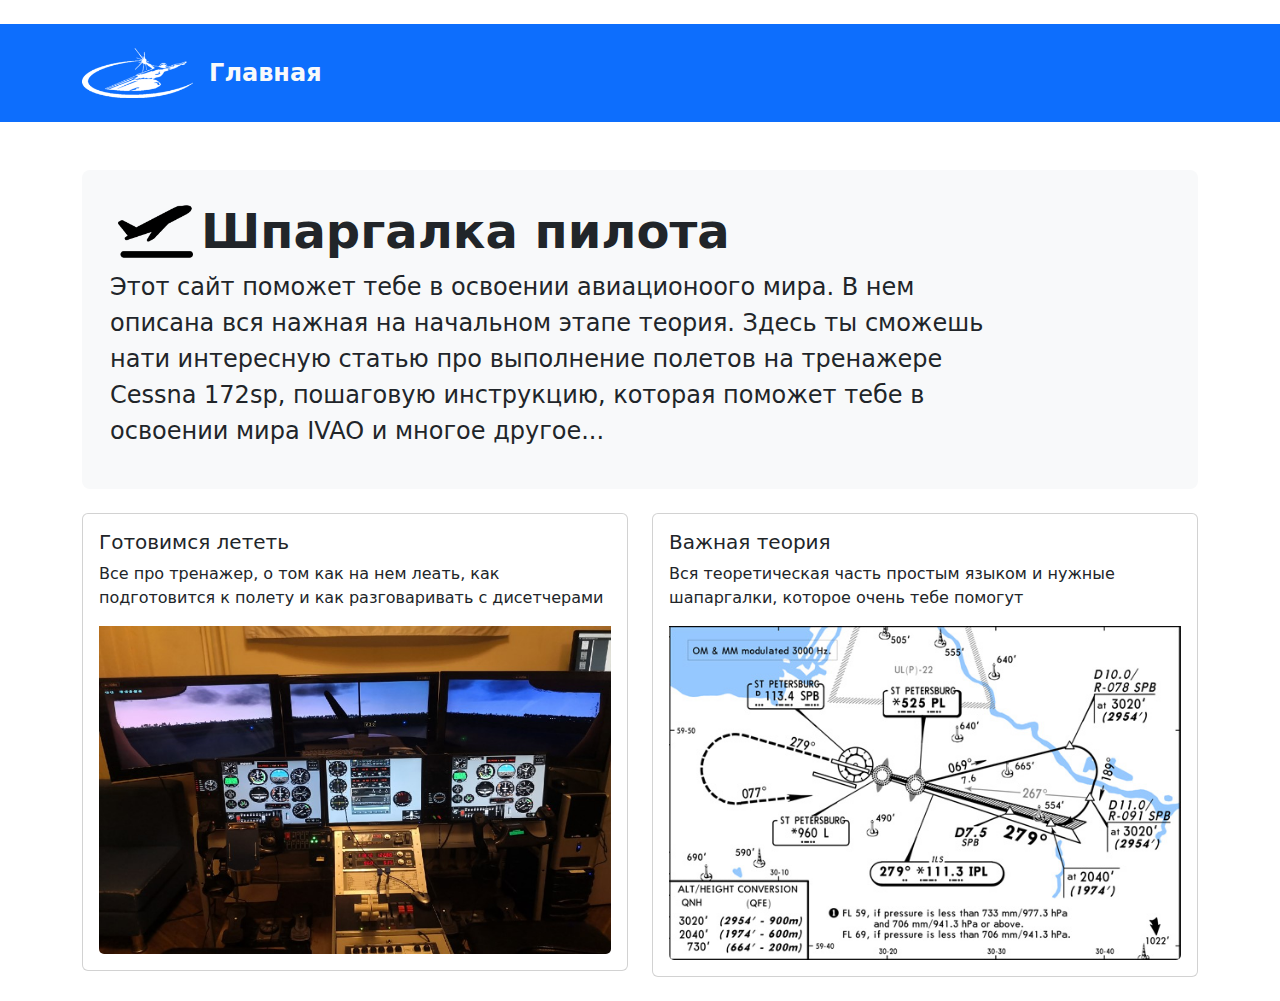
<file: index.html>
<!doctype html>
<html lang="ru">

<head>
    <meta charset="utf-8">
    <meta name="viewport" content="width=device-width, initial-scale=1">
    <meta name="author" content="Kruglov Alexandr, German Grachev and Bootstrap contributors">
    <link rel="icon" href="favicon.ico">
    <title>Шпаргалка для пилота</title>
    <link href="./bootstrap/css/bootstrap.css" rel="stylesheet">
    <link href="./styles/site.css" rel="stylesheet">
    <script src="./bootstrap/js/bootstrap.bundle.min.js"></script>
</head>

<body>

    <header class="my-4 bg-primary">
        <div class="container py-4">
            <div class="d-flex align-items-center">
                <img height="50" src="./img/logo_white.png" />
                <nav aria-label="breadcrumb">
                    <ol class="breadcrumb mx-3 my-1 fw-bold fs-4">
                        <li class="breadcrumb-item active" aria-current="page">Главная</li>
                    </ol>
                </nav>
            </div>
        </div>
    </header>

    <div class="container py-4">
        <div class="p-3 mb-md-4 bg-body-tertiary rounded-3">
            <div class="container-fluid py-2">
                <div class="d-flex align-items-end">
                    <img class="mx-2" src="./img/68380.png" height="75"></img>
                    <h1 class="display-5 fw-bold">Шпаргалка пилота</h1>

                </div>
                <p class="col-md-10 fs-4">Этот сайт поможет тебе в освоении авиационоого мира. В нем описана вся нажная
                    на
                    начальном этапе теория. Здесь ты сможешь нати интересную статью про выполнение полетов на тренажере
                    Cessna
                    172sp, пошаговую инструкцию, которая поможет тебе в освоении мира IVAO и многое другое...
                </p>
            </div>
        </div>

        <div class="row row-cols-1 row-cols-md-2">
            <div class="col">
                <a href="./pages/GettingReadyToFly.html" class="text-decoration-none">
                    <div class="card card-hover">
                        <div class="card-body">
                            <h5 class="card-title">Готовимся лететь</h5>
                            <p class="card-text">Все про тренажер, о том как на нем леать, как подготовится к полету и
                                как
                                разговаривать с дисетчерами</p>
                            <img src="./img/постр 2.1.jpg" class="card-img-bottom" alt="Готовимся лететь">
                        </div>
                    </div>
                </a>
            </div>
            <div class="col">
                <a href="#" class="text-decoration-none">
                    <div class="card card-hover">
                        <div class="card-body">
                            <h5 class="card-title">Важная теория</h5>
                            <p class="card-text">Вся теоретическая часть простым языком и нужные шапаргалки, которое
                                очень
                                тебе
                                помогут</p>
                            <img src="./img/003_006.jpg" class="card-img-bottom" alt="Важная теория">
                        </div>
                    </div>
                </a>
            </div>
        </div>
    </div>
</body>

</html>
</file>
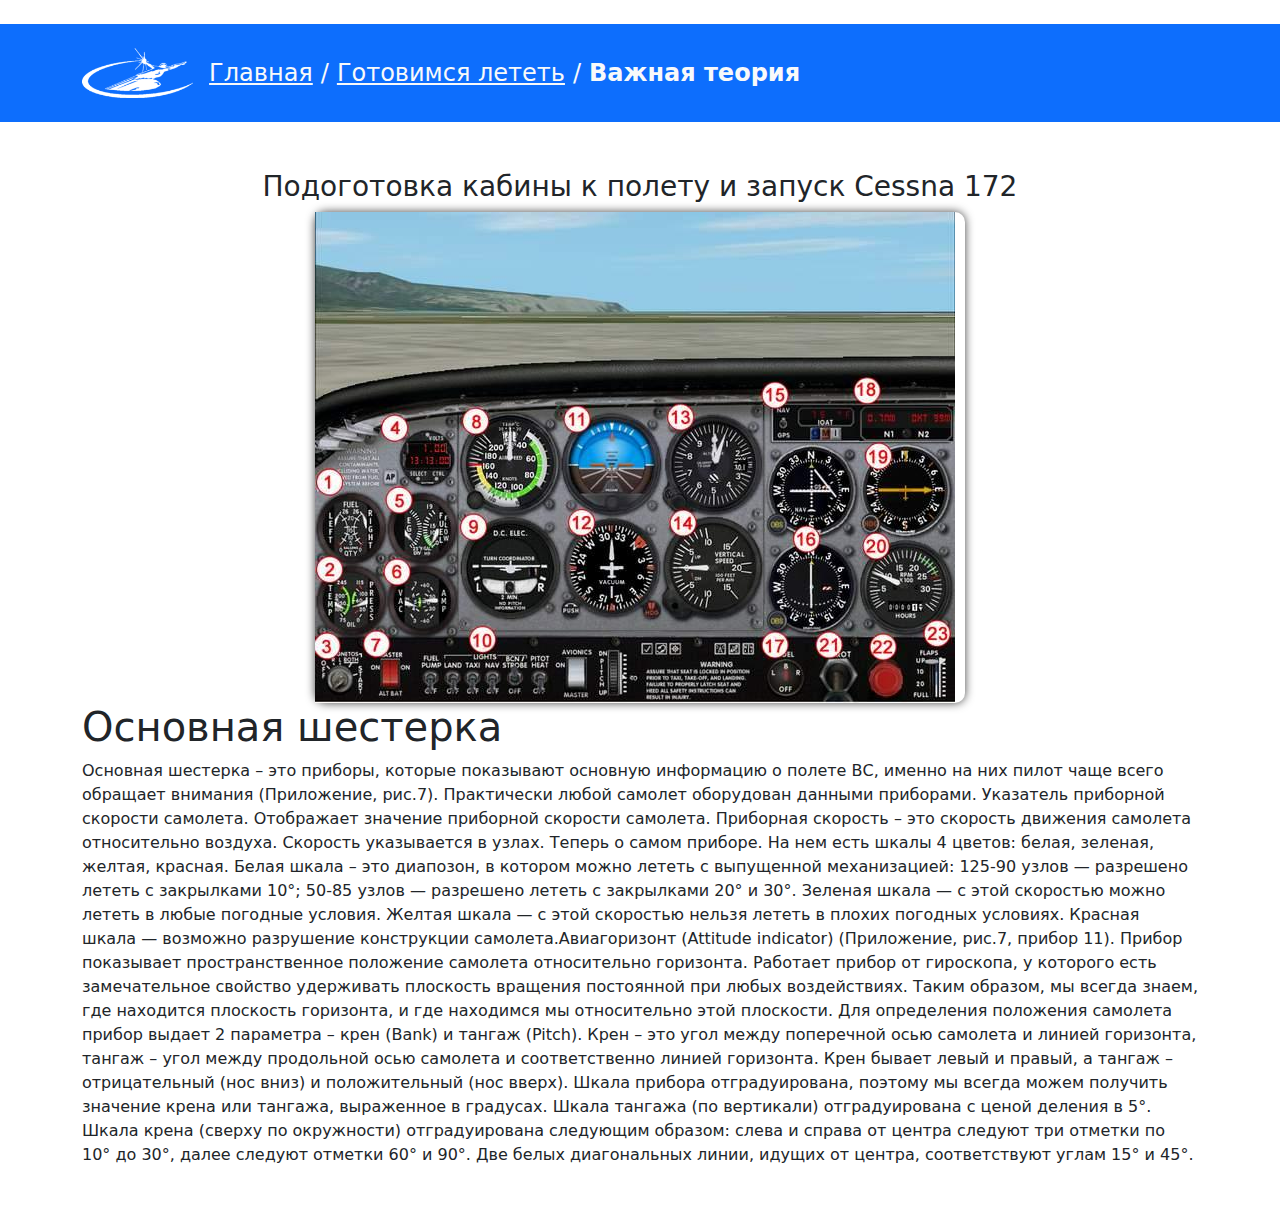
<file: pages/CesnaProcess.html>
<!doctype html>
<html lang="ru">

<head>
  <meta charset="utf-8">
  <meta name="viewport" content="width=device-width, initial-scale=1">
  <meta name="author" content="Kruglov Alexandr, German Grachev and Bootstrap contributors">
  <link rel="icon" href="../favicon.ico">
  <title>Шпаргалка для пилота</title>
  <link href="../bootstrap/css/bootstrap.css" rel="stylesheet">
  <link href="../styles/site.css" rel="stylesheet">
  <script src="../bootstrap/js/bootstrap.bundle.min.js"></script>
</head>

<body>

  <header class="my-4 bg-primary">
    <div class="container py-4">
      <div class="d-flex align-items-center">
        <img height="50" src="../img/logo_white.png" />
        <nav aria-label="breadcrumb">
          <ol class="breadcrumb mx-3 my-1 fs-4">
            <li class="breadcrumb-item"><a class="link-light" href="../">Главная</a></li>
            <li class="breadcrumb-item"><a class="link-light" href="./GettingReadyToFly.html">Готовимся лететь</a></li>
            <li class="breadcrumb-item active" aria-current="page"><span class="fw-bold">Важная теория</span></li>
          </ol>
      </div>
    </div>
  </header>

  <div class="container py-4">

    <h3 class="text-center">Подоготовка кабины к полету и запуск Cessna 172</h3>
    <div class="mx-auto" style="width: 650px;border-radius: 10px; box-shadow: 0 0 10px #444;">
      <img src="../img/кабина.png"></img>
    </div>
    <div class="text">
      <h1>Основная шестерка</h1>
      <p>Основная шестерка – это приборы, которые показывают основную информацию о полете ВС, именно на них пилот чаще
        всего обращает внимания (Приложение, рис.7). Практически любой самолет оборудован данными приборами.
        Указатель приборной скорости самолета.
        Отображает значение приборной скорости самолета. Приборная скорость – это скорость движения самолета
        относительно воздуха. Скорость указывается в узлах.
        Теперь о самом приборе. На нем есть шкалы 4 цветов: белая, зеленая, желтая, красная. Белая шкала – это диапозон,
        в котором можно лететь с выпущенной механизацией: 125-90 узлов — разрешено лететь с закрылками 10°; 50-85 узлов
        — разрешено лететь с закрылками 20° и 30°. Зеленая шкала — с этой скоростью можно лететь в любые погодные
        условия. Желтая шкала — с этой скоростью нельзя лететь в плохих погодных условиях. Красная шкала — возможно
        разрушение конструкции самолета.Авиагоризонт (Attitude indicator) (Приложение, рис.7, прибор 11).
        Прибор показывает пространственное положение самолета относительно горизонта. Работает прибор от гироскопа, у
        которого есть замечательное свойство удерживать плоскость вращения постоянной при любых воздействиях. Таким
        образом, мы всегда знаем, где находится плоскость горизонта, и где находимся мы относительно этой плоскости. Для
        определения положения самолета прибор выдает 2 параметра – крен (Bank) и тангаж (Pitch). Крен – это угол между
        поперечной осью самолета и линией горизонта, тангаж – угол между продольной осью самолета и соответственно
        линией горизонта. Крен бывает левый и правый, а тангаж – отрицательный (нос вниз) и положительный (нос вверх).
        Шкала прибора отградуирована, поэтому мы всегда можем получить значение крена или тангажа, выраженное в
        градусах. Шкала тангажа (по вертикали) отградуирована с ценой деления в 5°. Шкала крена (сверху по окружности)
        отградуирована следующим образом: слева и справа от центра следуют три отметки по 10° до 30°, далее следуют
        отметки 60° и 90°. Две белых диагональных линии, идущих от центра, соответствуют углам 15° и 45°.</p>
    </div>
  </div>
</body>

</html>
</file>
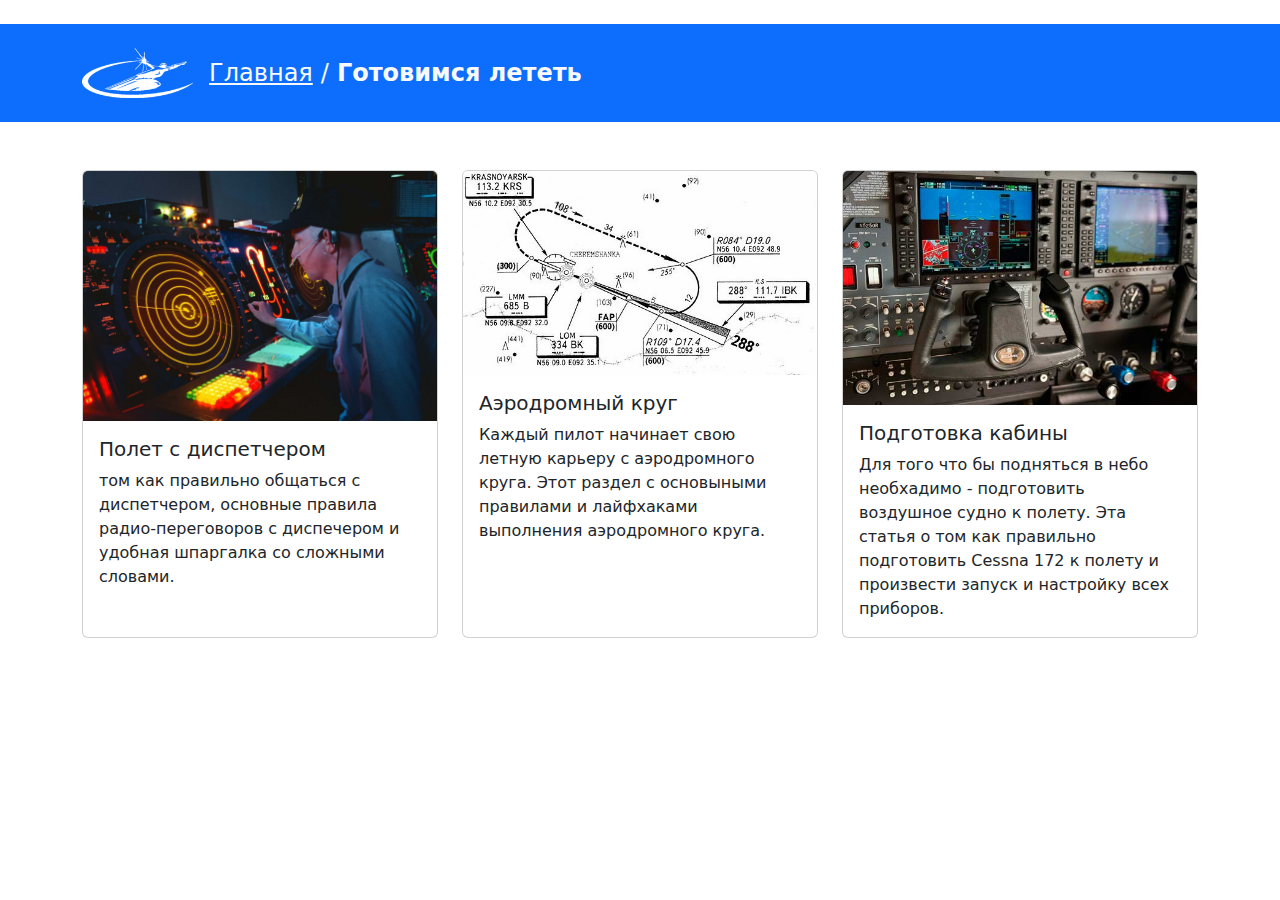
<file: pages/GettingReadyToFly.html>
<!doctype html>
<html lang="ru">

<head>
  <meta charset="utf-8">
  <meta name="viewport" content="width=device-width, initial-scale=1">
  <meta name="author" content="Kruglov Alexandr, German Grachev and Bootstrap contributors">
  <link rel="icon" href="../favicon.ico">
  <title>Шпаргалка для пилота</title>
  <link href="../bootstrap/css/bootstrap.css" rel="stylesheet">
  <link href="../styles/site.css" rel="stylesheet">
  <script src="../bootstrap/js/bootstrap.bundle.min.js"></script>
</head>

<body>

  <header class="my-4 bg-primary">
    <div class="container py-4">
      <div class="d-flex align-items-center">
        <img height="50" src="../img/logo_white.png" />
        <nav aria-label="breadcrumb">
          <ol class="breadcrumb mx-3 my-1 fs-4">
            <li class="breadcrumb-item"><a class="link-light" href="../">Главная</a></li>
            <li class="breadcrumb-item active" aria-current="page"><span class="fw-bold">Готовимся лететь</span></li>
          </ol>
      </div>
    </div>
  </header>

  <div class="container py-4">

    <div class="row row-cols-1 row-cols-md-3 g-4">
      <div class="col">
        <a href="#" class="text-decoration-none">
          <div class="card card-hover h-100">
            <img src="../img/диспетчер.jpg" class="card-img-top" alt="Полет с диспетчером">
            <div class="card-body">
              <h5 class="card-title">Полет с диспетчером</h5>
              <p class="card-text"> том как правильно общаться с диспетчером, основные правила радио-переговоров с
                диспечером и удобная шпаргалка со сложными словами.</p>
            </div>
          </div>
        </a>

      </div>
      <div class="col">
        <a href="#" class="text-decoration-none">
          <div class="card card-hover h-100">
            <img src="../img/круг.jpg" class="card-img-top" alt="Аэродромный круг">
            <div class="card-body">
              <h5 class="card-title">Аэродромный круг</h5>
              <p class="card-text">Каждый пилот начинает свою летную карьеру с аэродромного круга. Этот раздел с
                основыными правилами и лайфхаками выполнения аэродромного круга.</p>
            </div>
          </div>
        </a>

      </div>
      <div class="col">
        <a href="./CesnaProcess.html" class="text-decoration-none">
          <div class="card card-hover h-100">
            <img src="../img/aviatrenazher.jpg" class="card-img-top" alt="Подготовка кабины">
            <div class="card-body">
              <h5 class="card-title">Подготовка кабины</h5>
              <p class="card-text">Для того что бы подняться в небо необхадимо - подготовить воздушное судно к полету.
                Эта статья о том как правильно подготовить Cessna 172 к полету и произвести запуск и настройку всех
                приборов.</p>
            </div>
          </div>
        </a>
      </div>
    </div>

  </div>
</body>

</html>
</file>
<file: styles/site.css>
.card-hover {
    transition-duration: 500ms;
}

.card-hover .card-title {
    transition-duration: 500ms;
}

.card-hover:hover {
    transform: scale(1.1);
    z-index: 10;
}

.card-hover:hover .card-title {
    text-decoration: underline;
}
</file>
